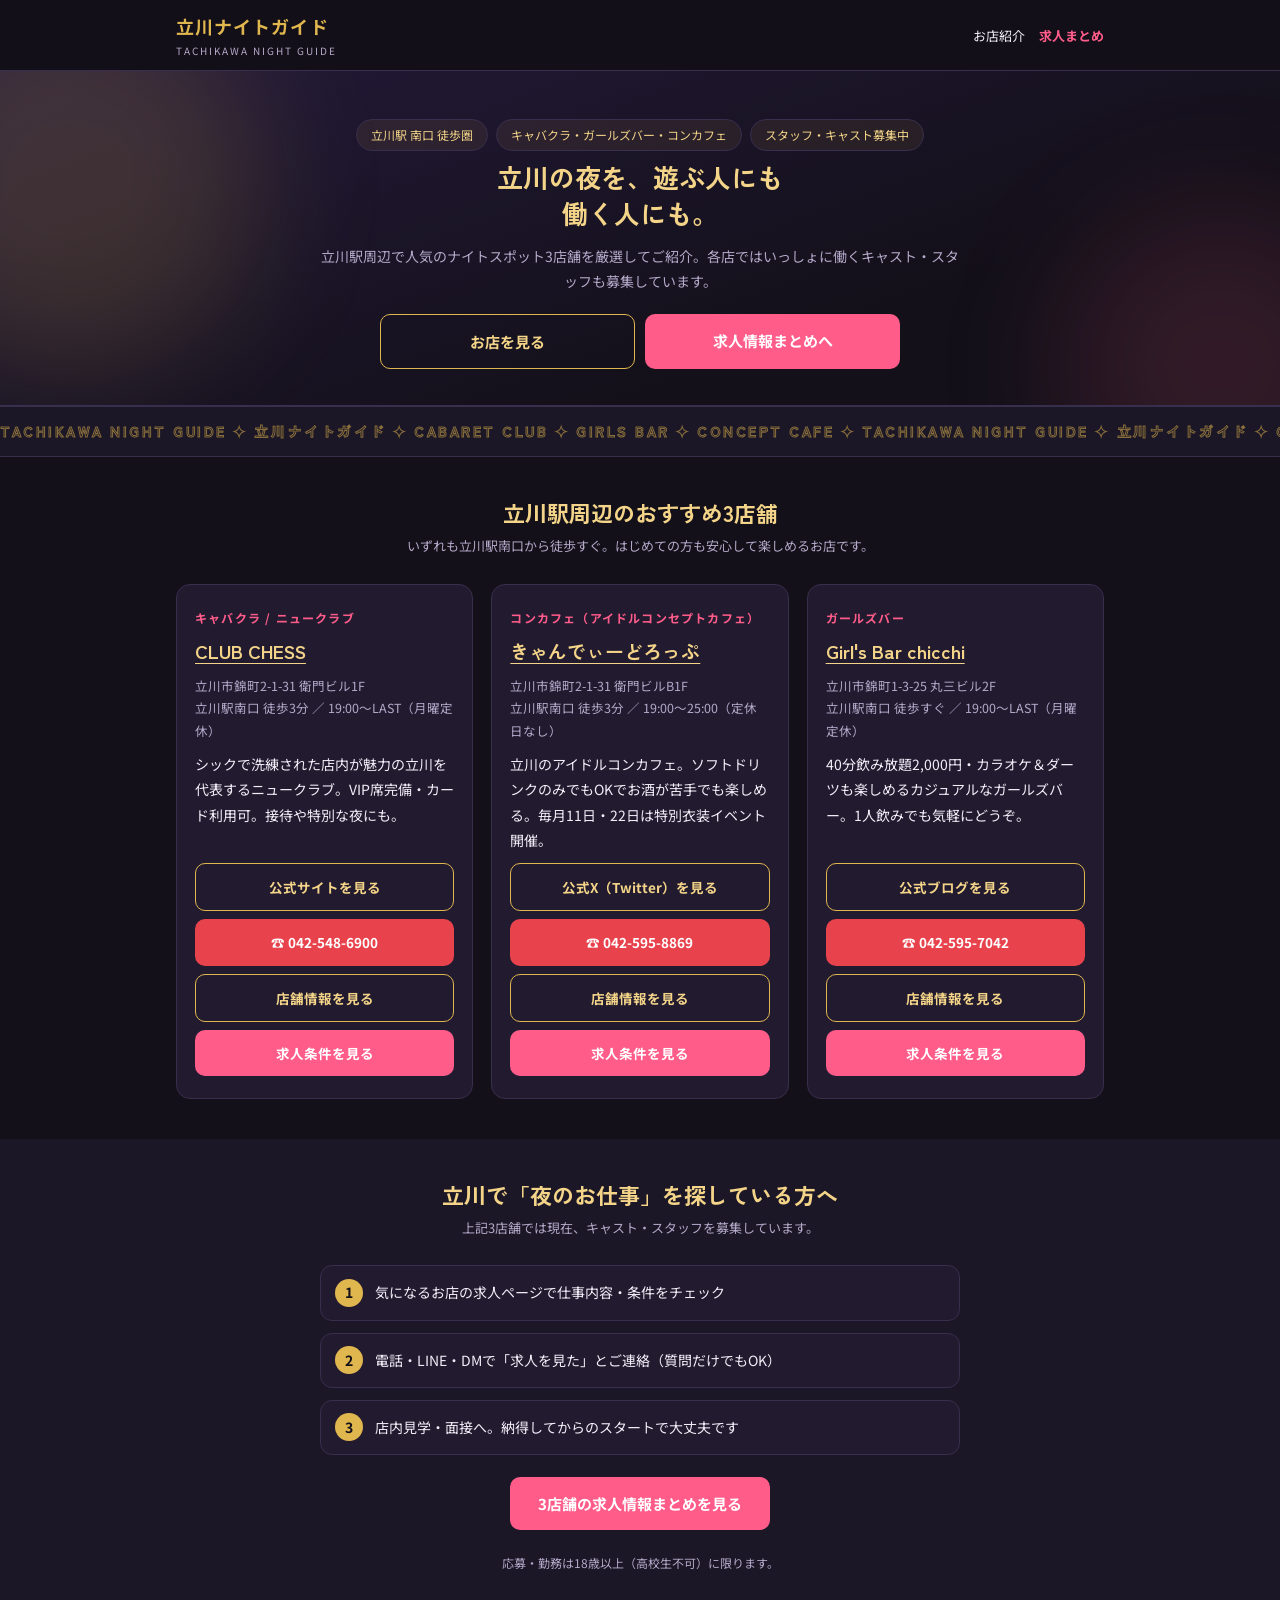
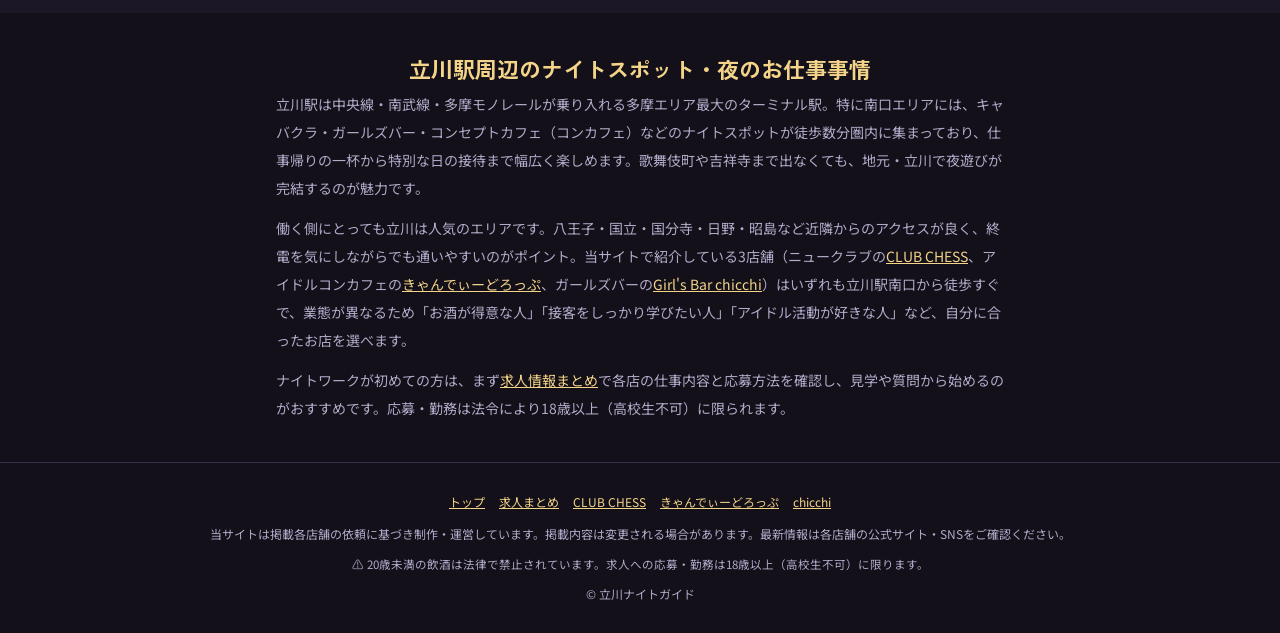
<file: index.html>
﻿<!DOCTYPE html>
<html lang="ja">
<head>
<meta charset="UTF-8">
<meta name="viewport" content="width=device-width, initial-scale=1.0">
<title>立川ナイトガイド｜立川駅周辺のキャバクラ・ガールズバー・コンカフェ紹介＆スタッフ募集</title>
<meta name="description" content="立川駅南口徒歩圏のキャバクラ・ガールズバー・コンカフェ3店舗（CLUB CHESS・きゃんでぃーどろっぷ・Girl's Bar chicchi）を紹介。各店のキャスト・スタッフ募集情報もまとめて掲載。18歳以上（高校生不可）。">
<link rel="canonical" href="https://tachikawa-night.jp/">
<link rel="icon" type="image/png" sizes="32x32" href="assets/favicon-32.png">
<link rel="apple-touch-icon" href="assets/apple-touch-icon.png">
<meta property="og:type" content="website">
<meta property="og:site_name" content="立川ナイトガイド">
<meta property="og:title" content="立川ナイトガイド｜立川駅周辺のキャバクラ・ガールズバー・コンカフェ紹介＆スタッフ募集">
<meta property="og:description" content="立川駅南口徒歩圏の3店舗を紹介。キャスト・スタッフ募集情報もまとめて掲載。18歳以上（高校生不可）。">
<meta property="og:url" content="https://tachikawa-night.jp/">
<meta property="og:image" content="https://tachikawa-night.jp/assets/ogp.png">
<meta name="twitter:card" content="summary_large_image">
<script type="application/ld+json">
{
  "@context": "https://schema.org",
  "@type": "WebSite",
  "name": "立川ナイトガイド",
  "url": "https://tachikawa-night.jp/",
  "description": "立川駅周辺のキャバクラ・ガールズバー・コンカフェの紹介と求人情報まとめ"
}
</script>
<link rel="preconnect" href="https://fonts.googleapis.com">
<link rel="preconnect" href="https://fonts.gstatic.com" crossorigin>
<link href="https://fonts.googleapis.com/css2?family=Zen+Kaku+Gothic+New:wght@500;700&family=Noto+Sans+JP:wght@400;500;700&display=swap" rel="stylesheet">
<link rel="stylesheet" href="assets/style.css">
</head>
<body>

<header class="site-header">
  <div class="wrap">
    <a class="brand" href="index.html">立川ナイトガイド<small>TACHIKAWA NIGHT GUIDE</small></a>
    <nav class="gnav">
      <a href="#stores">お店紹介</a>
      <a class="jobs" href="jobs.html">求人まとめ</a>
    </nav>
  </div>
</header>

<div class="hero">
  <div class="wrap">
    <div class="badges">
      <span class="badge">立川駅 南口 徒歩圏</span>
      <span class="badge">キャバクラ・ガールズバー・コンカフェ</span>
      <span class="badge">スタッフ・キャスト募集中</span>
    </div>
    <h1>立川の夜を、遊ぶ人にも<br>働く人にも。</h1>
    <p>立川駅周辺で人気のナイトスポット3店舗を厳選してご紹介。各店ではいっしょに働くキャスト・スタッフも募集しています。</p>
    <div class="btn-row" style="max-width:520px;margin:0 auto;">
      <a class="btn btn-ghost" href="#stores">お店を見る</a>
      <a class="btn btn-jobs" href="jobs.html">求人情報まとめへ</a>
    </div>
  </div>
</div>

<section id="stores">
  <div class="wrap">
    <h2 class="sec-title">立川駅周辺のおすすめ3店舗</h2>
    <p class="sec-lead">いずれも立川駅南口から徒歩すぐ。はじめての方も安心して楽しめるお店です。</p>
    <div class="stores">

      <div class="store-card">
        <span class="type">キャバクラ / ニュークラブ</span>
        <h3><a href="chess.html">CLUB CHESS</a></h3>
        <p class="meta">立川市錦町2-1-31 衛門ビル1F<br>立川駅南口 徒歩3分 ／ 19:00〜LAST（月曜定休）</p>
        <p class="desc">シックで洗練された店内が魅力の立川を代表するニュークラブ。VIP席完備・カード利用可。接待や特別な夜にも。</p>
        <div class="links">
          <a class="btn btn-ghost" href="https://club-chess.com/" target="_blank" rel="noopener">公式サイトを見る</a>
          <a class="btn btn-tel" href="tel:0425486900">☎ 042-548-6900</a>
          <a class="btn btn-ghost" href="chess.html">店舗情報を見る</a>
          <a class="btn btn-jobs" href="chess.html#recruit">求人条件を見る</a>
        </div>
      </div>

      <div class="store-card">
        <span class="type">コンカフェ（アイドルコンセプトカフェ）</span>
        <h3><a href="candydrop.html">きゃんでぃーどろっぷ</a></h3>
        <p class="meta">立川市錦町2-1-31 衛門ビルB1F<br>立川駅南口 徒歩3分 ／ 19:00〜25:00（定休日なし）</p>
        <p class="desc">立川のアイドルコンカフェ。ソフトドリンクのみでもOKでお酒が苦手でも楽しめる。毎月11日・22日は特別衣装イベント開催。</p>
        <div class="links">
          <a class="btn btn-ghost" href="https://x.com/candydrop2023" target="_blank" rel="noopener">公式X（Twitter）を見る</a>
          <a class="btn btn-tel" href="tel:0425958869">☎ 042-595-8869</a>
          <a class="btn btn-ghost" href="candydrop.html">店舗情報を見る</a>
          <a class="btn btn-jobs" href="candydrop.html#recruit">求人条件を見る</a>
        </div>
      </div>

      <div class="store-card">
        <span class="type">ガールズバー</span>
        <h3><a href="chicchi.html">Girl's Bar chicchi</a></h3>
        <p class="meta">立川市錦町1-3-25 丸三ビル2F<br>立川駅南口 徒歩すぐ ／ 19:00〜LAST（月曜定休）</p>
        <p class="desc">40分飲み放題2,000円・カラオケ＆ダーツも楽しめるカジュアルなガールズバー。1人飲みでも気軽にどうぞ。</p>
        <div class="links">
          <a class="btn btn-ghost" href="https://bar-chicchi.blogspot.com/" target="_blank" rel="noopener">公式ブログを見る</a>
          <a class="btn btn-tel" href="tel:0425957042">☎ 042-595-7042</a>
          <a class="btn btn-ghost" href="chicchi.html">店舗情報を見る</a>
          <a class="btn btn-jobs" href="chicchi.html#recruit">求人条件を見る</a>
        </div>
      </div>

    </div>
  </div>
</section>

<section style="background:var(--bg2);">
  <div class="wrap">
    <h2 class="sec-title">立川で「夜のお仕事」を探している方へ</h2>
    <p class="sec-lead">上記3店舗では現在、キャスト・スタッフを募集しています。</p>
    <div style="max-width:640px;margin:0 auto;">
      <ul class="flow">
        <li>気になるお店の求人ページで仕事内容・条件をチェック</li>
        <li>電話・LINE・DMで「求人を見た」とご連絡（質問だけでもOK）</li>
        <li>店内見学・面接へ。納得してからのスタートで大丈夫です</li>
      </ul>
      <div style="text-align:center;margin-top:22px;">
        <a class="btn btn-jobs" href="jobs.html" style="min-width:260px;">3店舗の求人情報まとめを見る</a>
      </div>
      <p class="note" style="text-align:center;margin-top:14px;">応募・勤務は18歳以上（高校生不可）に限ります。</p>
    </div>
  </div>
</section>

<section>
  <div class="wrap" style="max-width:760px;">
    <h2 class="sec-title">立川駅周辺のナイトスポット・夜のお仕事事情</h2>
    <div style="font-size:14px;color:var(--muted);line-height:2;">
      <p style="margin-bottom:12px;">立川駅は中央線・南武線・多摩モノレールが乗り入れる多摩エリア最大のターミナル駅。特に南口エリアには、キャバクラ・ガールズバー・コンセプトカフェ（コンカフェ）などのナイトスポットが徒歩数分圏内に集まっており、仕事帰りの一杯から特別な日の接待まで幅広く楽しめます。歌舞伎町や吉祥寺まで出なくても、地元・立川で夜遊びが完結するのが魅力です。</p>
      <p style="margin-bottom:12px;">働く側にとっても立川は人気のエリアです。八王子・国立・国分寺・日野・昭島など近隣からのアクセスが良く、終電を気にしながらでも通いやすいのがポイント。当サイトで紹介している3店舗（ニュークラブの<a href="chess.html">CLUB CHESS</a>、アイドルコンカフェの<a href="candydrop.html">きゃんでぃーどろっぷ</a>、ガールズバーの<a href="chicchi.html">Girl's Bar chicchi</a>）はいずれも立川駅南口から徒歩すぐで、業態が異なるため「お酒が得意な人」「接客をしっかり学びたい人」「アイドル活動が好きな人」など、自分に合ったお店を選べます。</p>
      <p>ナイトワークが初めての方は、まず<a href="jobs.html">求人情報まとめ</a>で各店の仕事内容と応募方法を確認し、見学や質問から始めるのがおすすめです。応募・勤務は法令により18歳以上（高校生不可）に限られます。</p>
    </div>
  </div>
</section>

<footer class="site-footer">
  <div class="wrap">
    <nav>
      <a href="index.html">トップ</a>
      <a href="jobs.html">求人まとめ</a>
      <a href="chess.html">CLUB CHESS</a>
      <a href="candydrop.html">きゃんでぃーどろっぷ</a>
      <a href="chicchi.html">chicchi</a>
    </nav>
    <p>当サイトは掲載各店舗の依頼に基づき制作・運営しています。掲載内容は変更される場合があります。最新情報は各店舗の公式サイト・SNSをご確認ください。</p>
    <p class="age-note">⚠ 20歳未満の飲酒は法律で禁止されています。求人への応募・勤務は18歳以上（高校生不可）に限ります。</p>
    <p style="margin-top:8px;">© 立川ナイトガイド</p>
  </div>
</footer>

<div class="mobile-bar">
  <a class="btn btn-ghost" href="#stores">お店紹介</a>
  <a class="btn btn-jobs" href="jobs.html">求人まとめ</a>
</div>

<script src="assets/anim.js" defer></script>
</body>
</html>
</file>
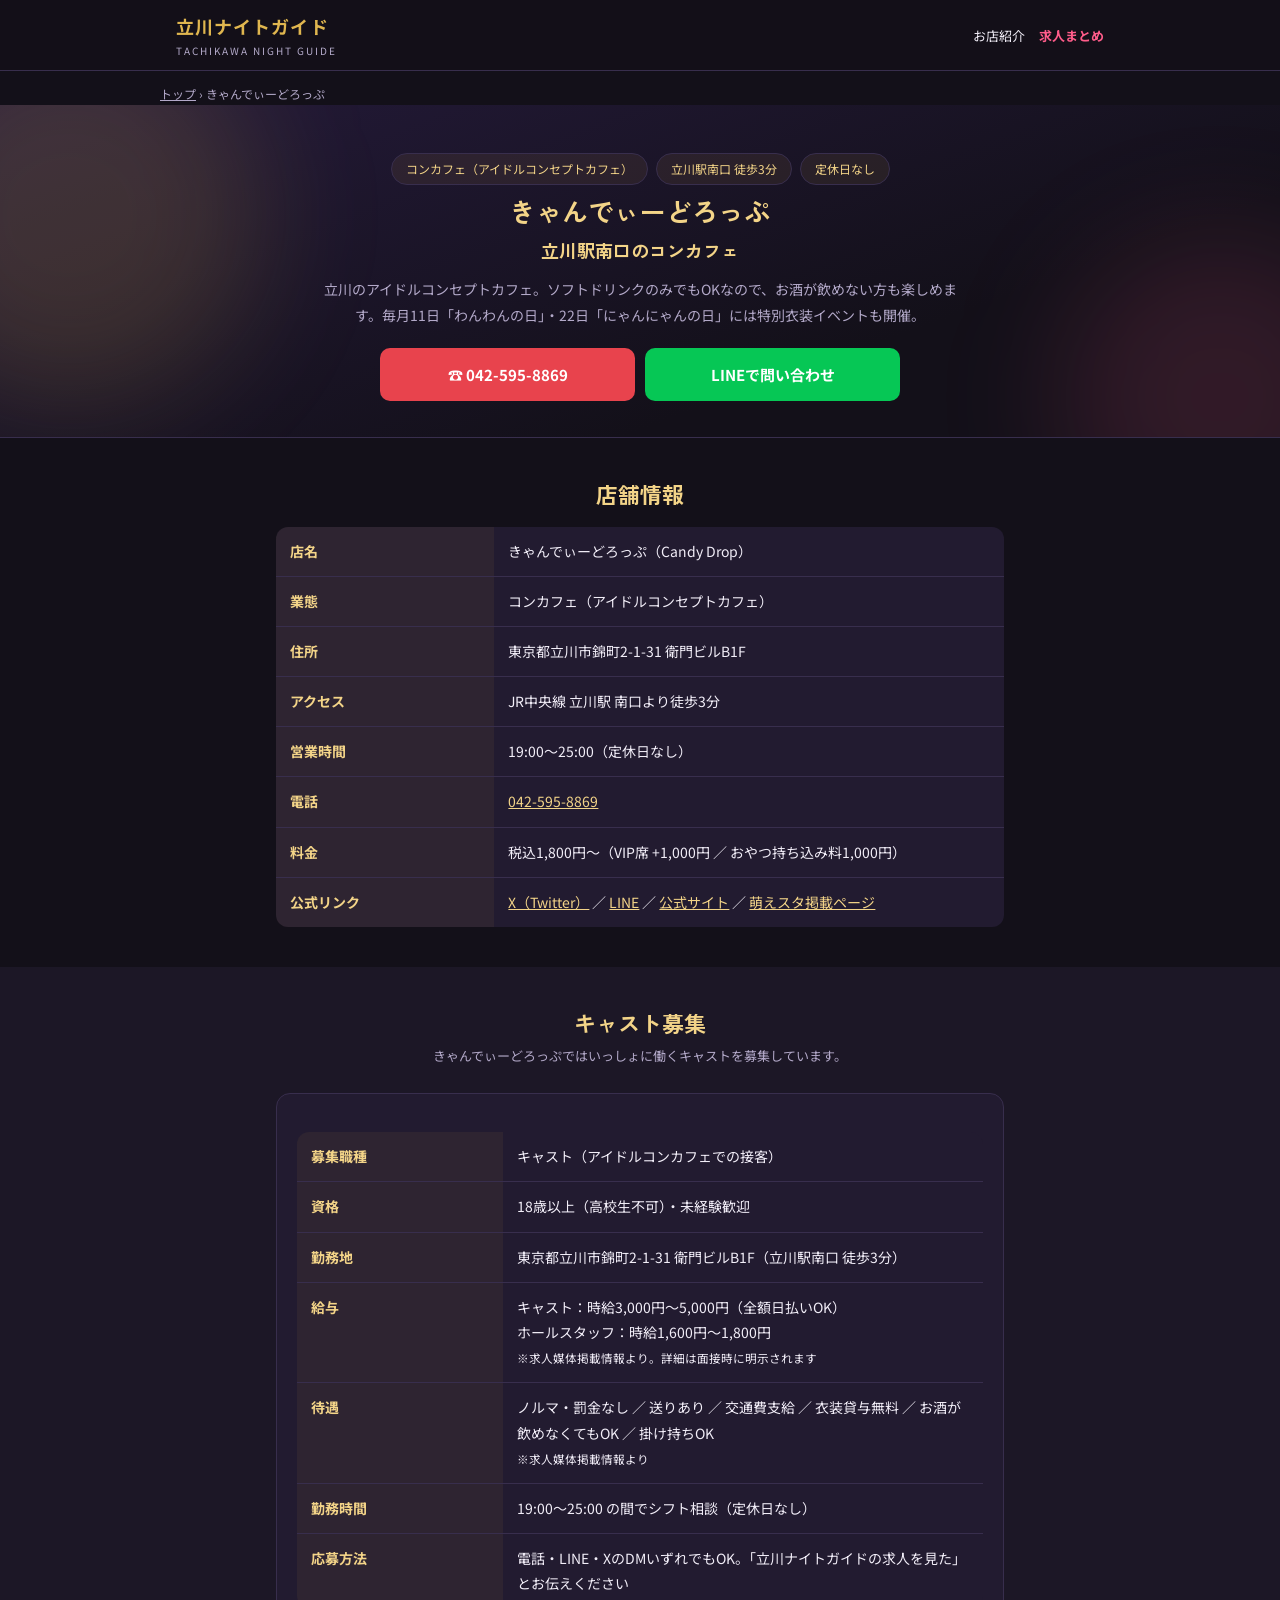
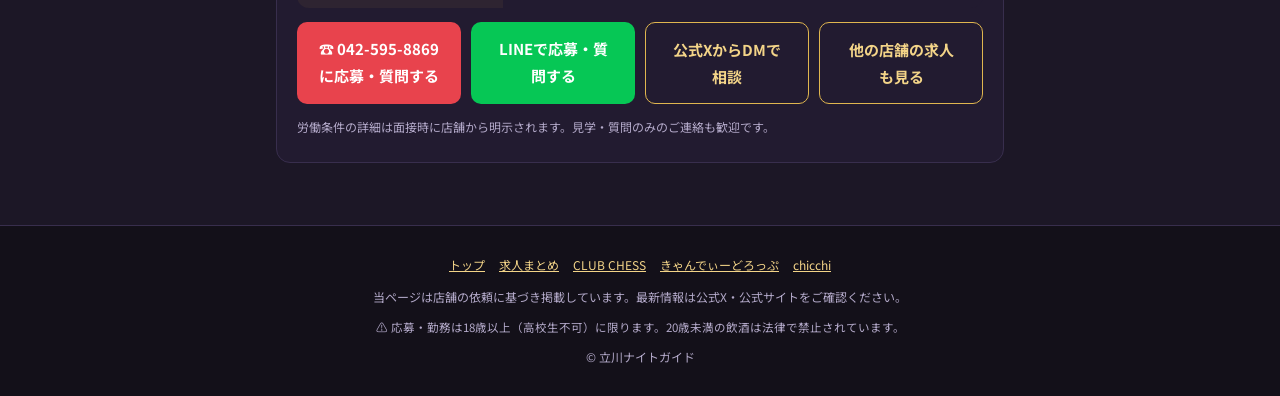
<file: candydrop.html>
﻿<!DOCTYPE html>
<html lang="ja">
<head>
<meta charset="UTF-8">
<meta name="viewport" content="width=device-width, initial-scale=1.0">
<title>きゃんでぃーどろっぷ（立川コンカフェ）紹介＆キャスト募集｜立川ナイトガイド</title>
<meta name="description" content="立川駅南口徒歩3分のアイドルコンセプトカフェ「きゃんでぃーどろっぷ」の店舗紹介とキャスト募集情報。19:00〜25:00・定休日なし。応募は042-595-8869またはLINEへ。18歳以上（高校生不可）。">
<link rel="canonical" href="https://tachikawa-night.jp/candydrop.html">
<link rel="icon" type="image/png" sizes="32x32" href="assets/favicon-32.png">
<link rel="apple-touch-icon" href="assets/apple-touch-icon.png">
<meta property="og:type" content="website">
<meta property="og:site_name" content="立川ナイトガイド">
<meta property="og:title" content="きゃんでぃーどろっぷ（立川コンカフェ）紹介＆キャスト募集">
<meta property="og:description" content="立川駅南口徒歩3分のアイドルコンカフェ。19:00〜25:00・定休日なし。キャスト募集中（18歳以上）。">
<meta property="og:url" content="https://tachikawa-night.jp/candydrop.html">
<meta property="og:image" content="https://tachikawa-night.jp/assets/ogp.png">
<meta name="twitter:card" content="summary_large_image">
<script type="application/ld+json">
{
  "@context": "https://schema.org",
  "@type": "CafeOrCoffeeShop",
  "name": "きゃんでぃーどろっぷ",
  "alternateName": "Candy Drop",
  "description": "立川駅南口徒歩3分のアイドルコンセプトカフェ（コンカフェ）。ソフトドリンクのみでも利用可。税込1,800円〜。",
  "url": "https://candydrop091.base.shop/",
  "sameAs": ["https://x.com/candydrop2023", "https://moe-sta.com/shops/5241"],
  "telephone": "+81-42-595-8869",
  "address": { "@type": "PostalAddress", "streetAddress": "錦町2-1-31 衛門ビルB1F", "addressLocality": "立川市", "addressRegion": "東京都", "postalCode": "190-0022", "addressCountry": "JP" },
  "openingHoursSpecification": { "@type": "OpeningHoursSpecification", "dayOfWeek": ["Monday", "Tuesday", "Wednesday", "Thursday", "Friday", "Saturday", "Sunday"], "opens": "19:00", "closes": "25:00" },
  "priceRange": "¥¥"
}
</script>
<script type="application/ld+json">
{
  "@context": "https://schema.org",
  "@type": "BreadcrumbList",
  "itemListElement": [
    { "@type": "ListItem", "position": 1, "name": "トップ", "item": "https://tachikawa-night.jp/" },
    { "@type": "ListItem", "position": 2, "name": "きゃんでぃーどろっぷ", "item": "https://tachikawa-night.jp/candydrop.html" }
  ]
}
</script>
<link rel="preconnect" href="https://fonts.googleapis.com">
<link rel="preconnect" href="https://fonts.gstatic.com" crossorigin>
<link href="https://fonts.googleapis.com/css2?family=Zen+Kaku+Gothic+New:wght@500;700&family=Noto+Sans+JP:wght@400;500;700&display=swap" rel="stylesheet">
<link rel="stylesheet" href="assets/style.css">
</head>
<body>

<header class="site-header">
  <div class="wrap">
    <a class="brand" href="index.html">立川ナイトガイド<small>TACHIKAWA NIGHT GUIDE</small></a>
    <nav class="gnav">
      <a href="index.html#stores">お店紹介</a>
      <a class="jobs" href="jobs.html">求人まとめ</a>
    </nav>
  </div>
</header>

<div class="wrap crumbs"><a href="index.html">トップ</a> › きゃんでぃーどろっぷ</div>

<div class="hero">
  <div class="wrap">
    <div class="badges">
      <span class="badge">コンカフェ（アイドルコンセプトカフェ）</span>
      <span class="badge">立川駅南口 徒歩3分</span>
      <span class="badge">定休日なし</span>
    </div>
    <h1>きゃんでぃーどろっぷ<br><span class="hero-subtitle">立川駅南口のコンカフェ</span></h1>
    <p>立川のアイドルコンセプトカフェ。ソフトドリンクのみでもOKなので、お酒が飲めない方も楽しめます。毎月11日「わんわんの日」・22日「にゃんにゃんの日」には特別衣装イベントも開催。</p>
    <div class="btn-row" style="max-width:520px;margin:0 auto;">
      <a class="btn btn-tel" href="tel:0425958869">☎ 042-595-8869</a>
      <a class="btn btn-line" href="https://line.me/R/ti/p/@298mneig" target="_blank" rel="noopener">LINEで問い合わせ</a>
    </div>
  </div>
</div>

<section>
  <div class="wrap" style="max-width:760px;">
    <h2 class="sec-title">店舗情報</h2>
    <table class="tbl" style="margin-top:18px;">
      <tr><th>店名</th><td>きゃんでぃーどろっぷ（Candy Drop）</td></tr>
      <tr><th>業態</th><td>コンカフェ（アイドルコンセプトカフェ）</td></tr>
      <tr><th>住所</th><td>東京都立川市錦町2-1-31 衛門ビルB1F</td></tr>
      <tr><th>アクセス</th><td>JR中央線 立川駅 南口より徒歩3分</td></tr>
      <tr><th>営業時間</th><td>19:00〜25:00（定休日なし）</td></tr>
      <tr><th>電話</th><td><a href="tel:0425958869">042-595-8869</a></td></tr>
      <tr><th>料金</th><td>税込1,800円〜（VIP席 +1,000円 ／ おやつ持ち込み料1,000円）</td></tr>
      <tr><th>公式リンク</th><td>
        <a href="https://x.com/candydrop2023" target="_blank" rel="noopener">X（Twitter）</a> ／
        <a href="https://line.me/R/ti/p/@298mneig" target="_blank" rel="noopener">LINE</a> ／
        <a href="https://candydrop091.base.shop/" target="_blank" rel="noopener">公式サイト</a> ／
        <a href="https://moe-sta.com/shops/5241" target="_blank" rel="noopener">萌えスタ掲載ページ</a>
      </td></tr>
    </table>
  </div>
</section>

<section style="background:var(--bg2);" id="recruit">
  <div class="wrap" style="max-width:760px;">
    <h2 class="sec-title">キャスト募集</h2>
    <p class="sec-lead">きゃんでぃーどろっぷではいっしょに働くキャストを募集しています。</p>
    <div class="job-card">
      <table class="tbl">
        <tr><th>募集職種</th><td>キャスト（アイドルコンカフェでの接客）</td></tr>
        <tr><th>資格</th><td>18歳以上（高校生不可）・未経験歓迎</td></tr>
        <tr><th>勤務地</th><td>東京都立川市錦町2-1-31 衛門ビルB1F（立川駅南口 徒歩3分）</td></tr>
        <tr><th>給与</th><td>キャスト：時給3,000円〜5,000円（全額日払いOK）<br>ホールスタッフ：時給1,600円〜1,800円<br><small>※求人媒体掲載情報より。詳細は面接時に明示されます</small></td></tr>
        <tr><th>待遇</th><td>ノルマ・罰金なし ／ 送りあり ／ 交通費支給 ／ 衣装貸与無料 ／ お酒が飲めなくてもOK ／ 掛け持ちOK<br><small>※求人媒体掲載情報より</small></td></tr>
        <tr><th>勤務時間</th><td>19:00〜25:00 の間でシフト相談（定休日なし）</td></tr>
        <tr><th>応募方法</th><td>電話・LINE・XのDMいずれでもOK。「立川ナイトガイドの求人を見た」とお伝えください</td></tr>
      </table>
      <div class="btn-row">
        <a class="btn btn-tel" href="tel:0425958869">☎ 042-595-8869 に応募・質問する</a>
        <a class="btn btn-line" href="https://line.me/R/ti/p/@298mneig" target="_blank" rel="noopener">LINEで応募・質問する</a>
        <a class="btn btn-ghost" href="https://x.com/candydrop2023" target="_blank" rel="noopener">公式XからDMで相談</a>
        <a class="btn btn-ghost" href="jobs.html">他の店舗の求人も見る</a>
      </div>
      <p class="note" style="margin-top:12px;">労働条件の詳細は面接時に店舗から明示されます。見学・質問のみのご連絡も歓迎です。</p>
    </div>
  </div>
</section>

<footer class="site-footer">
  <div class="wrap">
    <nav>
      <a href="index.html">トップ</a>
      <a href="jobs.html">求人まとめ</a>
      <a href="chess.html">CLUB CHESS</a>
      <a href="candydrop.html">きゃんでぃーどろっぷ</a>
      <a href="chicchi.html">chicchi</a>
    </nav>
    <p>当ページは店舗の依頼に基づき掲載しています。最新情報は公式X・公式サイトをご確認ください。</p>
    <p class="age-note">⚠ 応募・勤務は18歳以上（高校生不可）に限ります。20歳未満の飲酒は法律で禁止されています。</p>
    <p style="margin-top:8px;">© 立川ナイトガイド</p>
  </div>
</footer>

<div class="mobile-bar">
  <a class="btn btn-tel" href="tel:0425958869">☎ 電話する</a>
  <a class="btn btn-line" href="https://line.me/R/ti/p/@298mneig" target="_blank" rel="noopener">LINEで連絡</a>
</div>

<script src="assets/anim.js" defer></script>
</body>
</html>
</file>
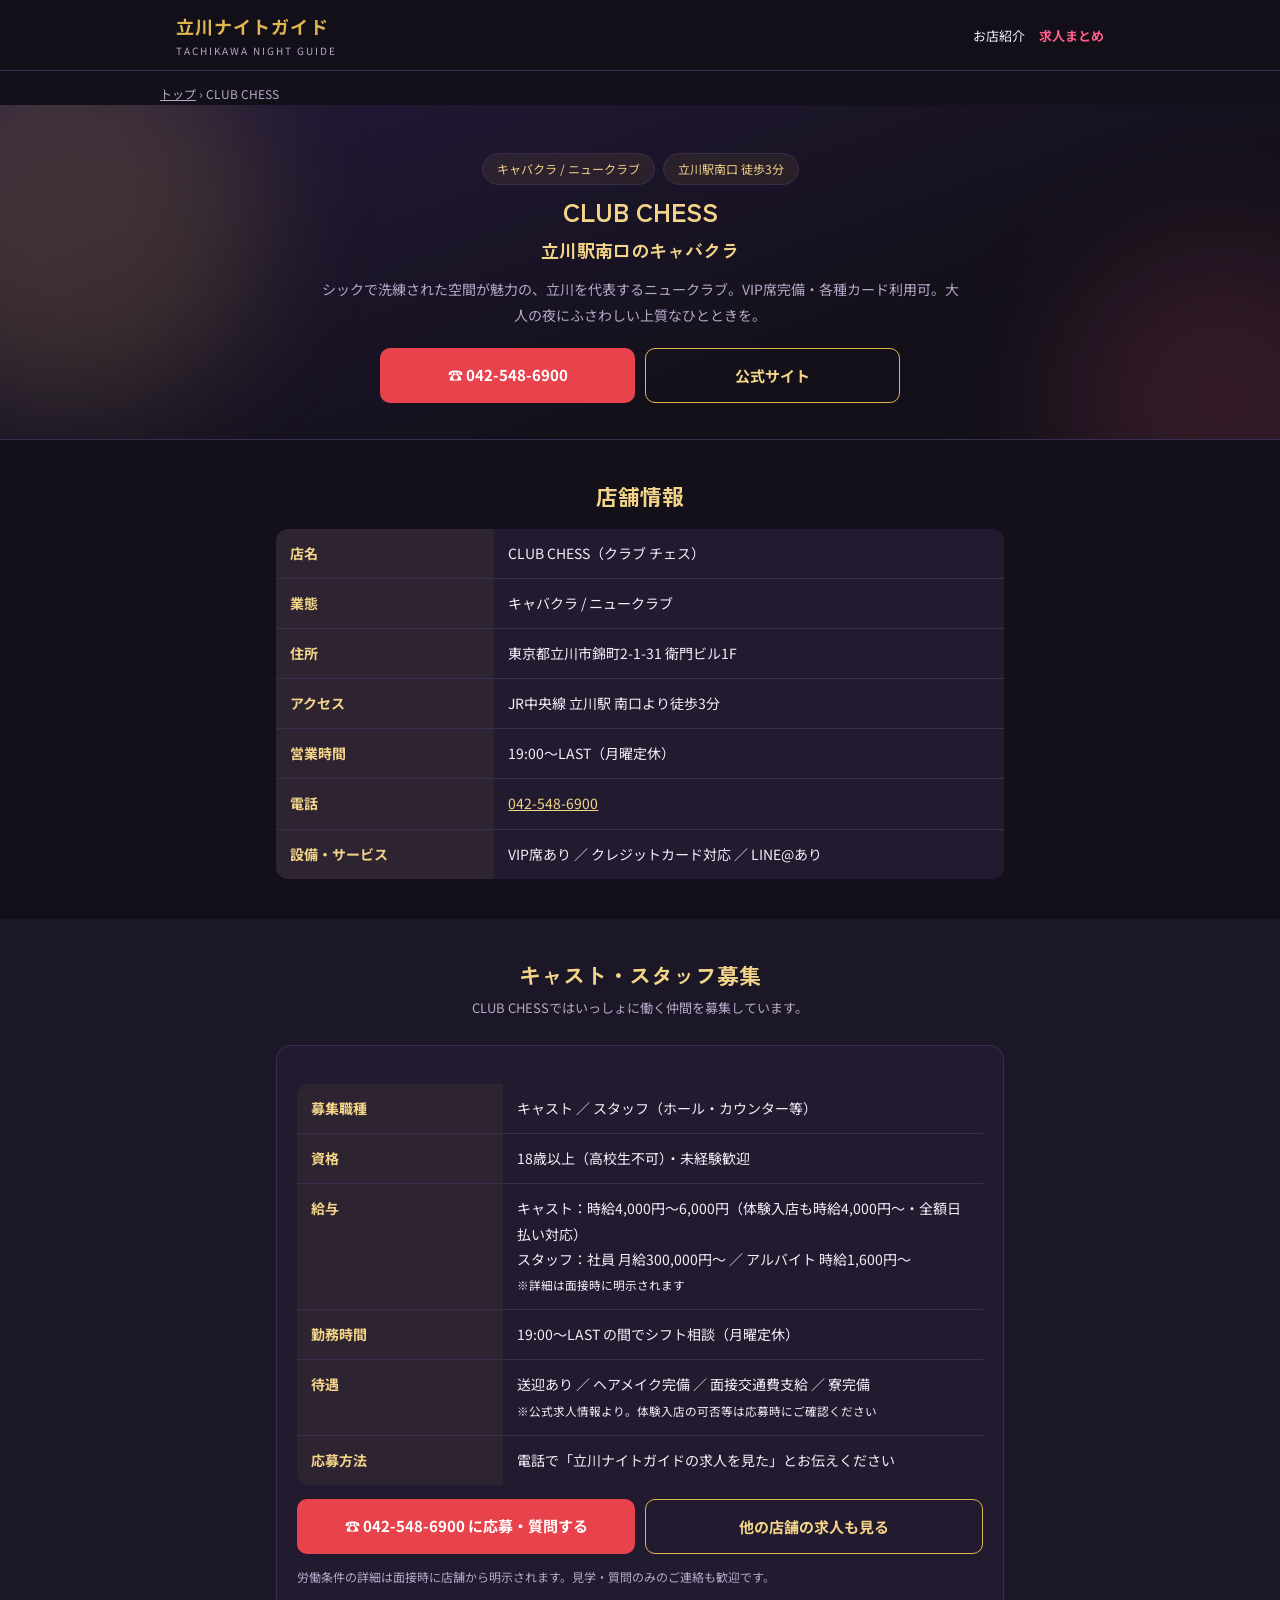
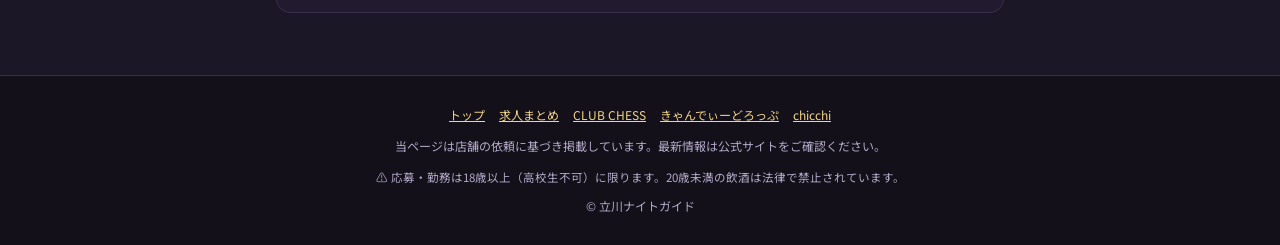
<file: chess.html>
﻿<!DOCTYPE html>
<html lang="ja">
<head>
<meta charset="UTF-8">
<meta name="viewport" content="width=device-width, initial-scale=1.0">
<title>CLUB CHESS（立川キャバクラ）紹介＆キャスト・スタッフ募集｜立川ナイトガイド</title>
<meta name="description" content="立川駅南口徒歩3分のニュークラブ CLUB CHESS の店舗紹介とキャスト・スタッフ募集情報。シックで洗練された店内・VIP席完備。応募は042-548-6900へ。18歳以上（高校生不可）。">
<link rel="canonical" href="https://tachikawa-night.jp/chess.html">
<link rel="icon" type="image/png" sizes="32x32" href="assets/favicon-32.png">
<link rel="apple-touch-icon" href="assets/apple-touch-icon.png">
<meta property="og:type" content="website">
<meta property="og:site_name" content="立川ナイトガイド">
<meta property="og:title" content="CLUB CHESS（立川キャバクラ）紹介＆キャスト・スタッフ募集">
<meta property="og:description" content="立川駅南口徒歩3分のニュークラブ。VIP席完備・カード可。キャスト・スタッフ募集中（18歳以上）。">
<meta property="og:url" content="https://tachikawa-night.jp/chess.html">
<meta property="og:image" content="https://tachikawa-night.jp/assets/ogp.png">
<meta name="twitter:card" content="summary_large_image">
<script type="application/ld+json">
{
  "@context": "https://schema.org",
  "@type": "NightClub",
  "name": "CLUB CHESS",
  "description": "立川駅南口徒歩3分のキャバクラ・ニュークラブ。シックで洗練された店内、VIP席完備、クレジットカード対応。",
  "url": "https://club-chess.com/",
  "telephone": "+81-42-548-6900",
  "address": { "@type": "PostalAddress", "streetAddress": "錦町2-1-31 衛門ビル1F", "addressLocality": "立川市", "addressRegion": "東京都", "postalCode": "190-0022", "addressCountry": "JP" },
  "openingHoursSpecification": { "@type": "OpeningHoursSpecification", "dayOfWeek": ["Tuesday", "Wednesday", "Thursday", "Friday", "Saturday", "Sunday"], "opens": "19:00", "closes": "23:59" },
  "priceRange": "¥¥¥"
}
</script>
<script type="application/ld+json">
{
  "@context": "https://schema.org",
  "@type": "BreadcrumbList",
  "itemListElement": [
    { "@type": "ListItem", "position": 1, "name": "トップ", "item": "https://tachikawa-night.jp/" },
    { "@type": "ListItem", "position": 2, "name": "CLUB CHESS", "item": "https://tachikawa-night.jp/chess.html" }
  ]
}
</script>
<link rel="preconnect" href="https://fonts.googleapis.com">
<link rel="preconnect" href="https://fonts.gstatic.com" crossorigin>
<link href="https://fonts.googleapis.com/css2?family=Zen+Kaku+Gothic+New:wght@500;700&family=Noto+Sans+JP:wght@400;500;700&display=swap" rel="stylesheet">
<link rel="stylesheet" href="assets/style.css">
</head>
<body>

<header class="site-header">
  <div class="wrap">
    <a class="brand" href="index.html">立川ナイトガイド<small>TACHIKAWA NIGHT GUIDE</small></a>
    <nav class="gnav">
      <a href="index.html#stores">お店紹介</a>
      <a class="jobs" href="jobs.html">求人まとめ</a>
    </nav>
  </div>
</header>

<div class="wrap crumbs"><a href="index.html">トップ</a> › CLUB CHESS</div>

<div class="hero">
  <div class="wrap">
    <div class="badges">
      <span class="badge">キャバクラ / ニュークラブ</span>
      <span class="badge">立川駅南口 徒歩3分</span>
    </div>
    <h1>CLUB CHESS<br><span class="hero-subtitle">立川駅南口のキャバクラ</span></h1>
    <p>シックで洗練された空間が魅力の、立川を代表するニュークラブ。VIP席完備・各種カード利用可。大人の夜にふさわしい上質なひとときを。</p>
    <div class="btn-row" style="max-width:520px;margin:0 auto;">
      <a class="btn btn-tel" href="tel:0425486900">☎ 042-548-6900</a>
      <a class="btn btn-ghost" href="https://club-chess.com/" target="_blank" rel="noopener">公式サイト</a>
    </div>
  </div>
</div>

<section>
  <div class="wrap" style="max-width:760px;">
    <h2 class="sec-title">店舗情報</h2>
    <table class="tbl" style="margin-top:18px;">
      <tr><th>店名</th><td>CLUB CHESS（クラブ チェス）</td></tr>
      <tr><th>業態</th><td>キャバクラ / ニュークラブ</td></tr>
      <tr><th>住所</th><td>東京都立川市錦町2-1-31 衛門ビル1F</td></tr>
      <tr><th>アクセス</th><td>JR中央線 立川駅 南口より徒歩3分</td></tr>
      <tr><th>営業時間</th><td>19:00〜LAST（月曜定休）</td></tr>
      <tr><th>電話</th><td><a href="tel:0425486900">042-548-6900</a></td></tr>
      <tr><th>設備・サービス</th><td>VIP席あり ／ クレジットカード対応 ／ LINE@あり</td></tr>
    </table>
  </div>
</section>

<section style="background:var(--bg2);" id="recruit">
  <div class="wrap" style="max-width:760px;">
    <h2 class="sec-title">キャスト・スタッフ募集</h2>
    <p class="sec-lead">CLUB CHESSではいっしょに働く仲間を募集しています。</p>
    <div class="job-card">
      <table class="tbl">
        <tr><th>募集職種</th><td>キャスト ／ スタッフ（ホール・カウンター等）</td></tr>
        <tr><th>資格</th><td>18歳以上（高校生不可）・未経験歓迎</td></tr>
        <tr><th>給与</th><td>キャスト：時給4,000円〜6,000円（体験入店も時給4,000円〜・全額日払い対応）<br>スタッフ：社員 月給300,000円〜 ／ アルバイト 時給1,600円〜<br><small>※詳細は面接時に明示されます</small></td></tr>
        <tr><th>勤務時間</th><td>19:00〜LAST の間でシフト相談（月曜定休）</td></tr>
        <tr><th>待遇</th><td>送迎あり ／ ヘアメイク完備 ／ 面接交通費支給 ／ 寮完備<br><small>※公式求人情報より。体験入店の可否等は応募時にご確認ください</small></td></tr>
        <tr><th>応募方法</th><td>電話で「立川ナイトガイドの求人を見た」とお伝えください</td></tr>
      </table>
      <div class="btn-row">
        <a class="btn btn-tel" href="tel:0425486900">☎ 042-548-6900 に応募・質問する</a>
        <a class="btn btn-ghost" href="jobs.html">他の店舗の求人も見る</a>
      </div>
      <p class="note" style="margin-top:12px;">労働条件の詳細は面接時に店舗から明示されます。見学・質問のみのご連絡も歓迎です。</p>
    </div>
  </div>
</section>

<footer class="site-footer">
  <div class="wrap">
    <nav>
      <a href="index.html">トップ</a>
      <a href="jobs.html">求人まとめ</a>
      <a href="chess.html">CLUB CHESS</a>
      <a href="candydrop.html">きゃんでぃーどろっぷ</a>
      <a href="chicchi.html">chicchi</a>
    </nav>
    <p>当ページは店舗の依頼に基づき掲載しています。最新情報は公式サイトをご確認ください。</p>
    <p class="age-note">⚠ 応募・勤務は18歳以上（高校生不可）に限ります。20歳未満の飲酒は法律で禁止されています。</p>
    <p style="margin-top:8px;">© 立川ナイトガイド</p>
  </div>
</footer>

<div class="mobile-bar">
  <a class="btn btn-tel" href="tel:0425486900">☎ 電話する</a>
  <a class="btn btn-jobs" href="#recruit">求人を見る</a>
</div>

<script src="assets/anim.js" defer></script>
</body>
</html>
</file>
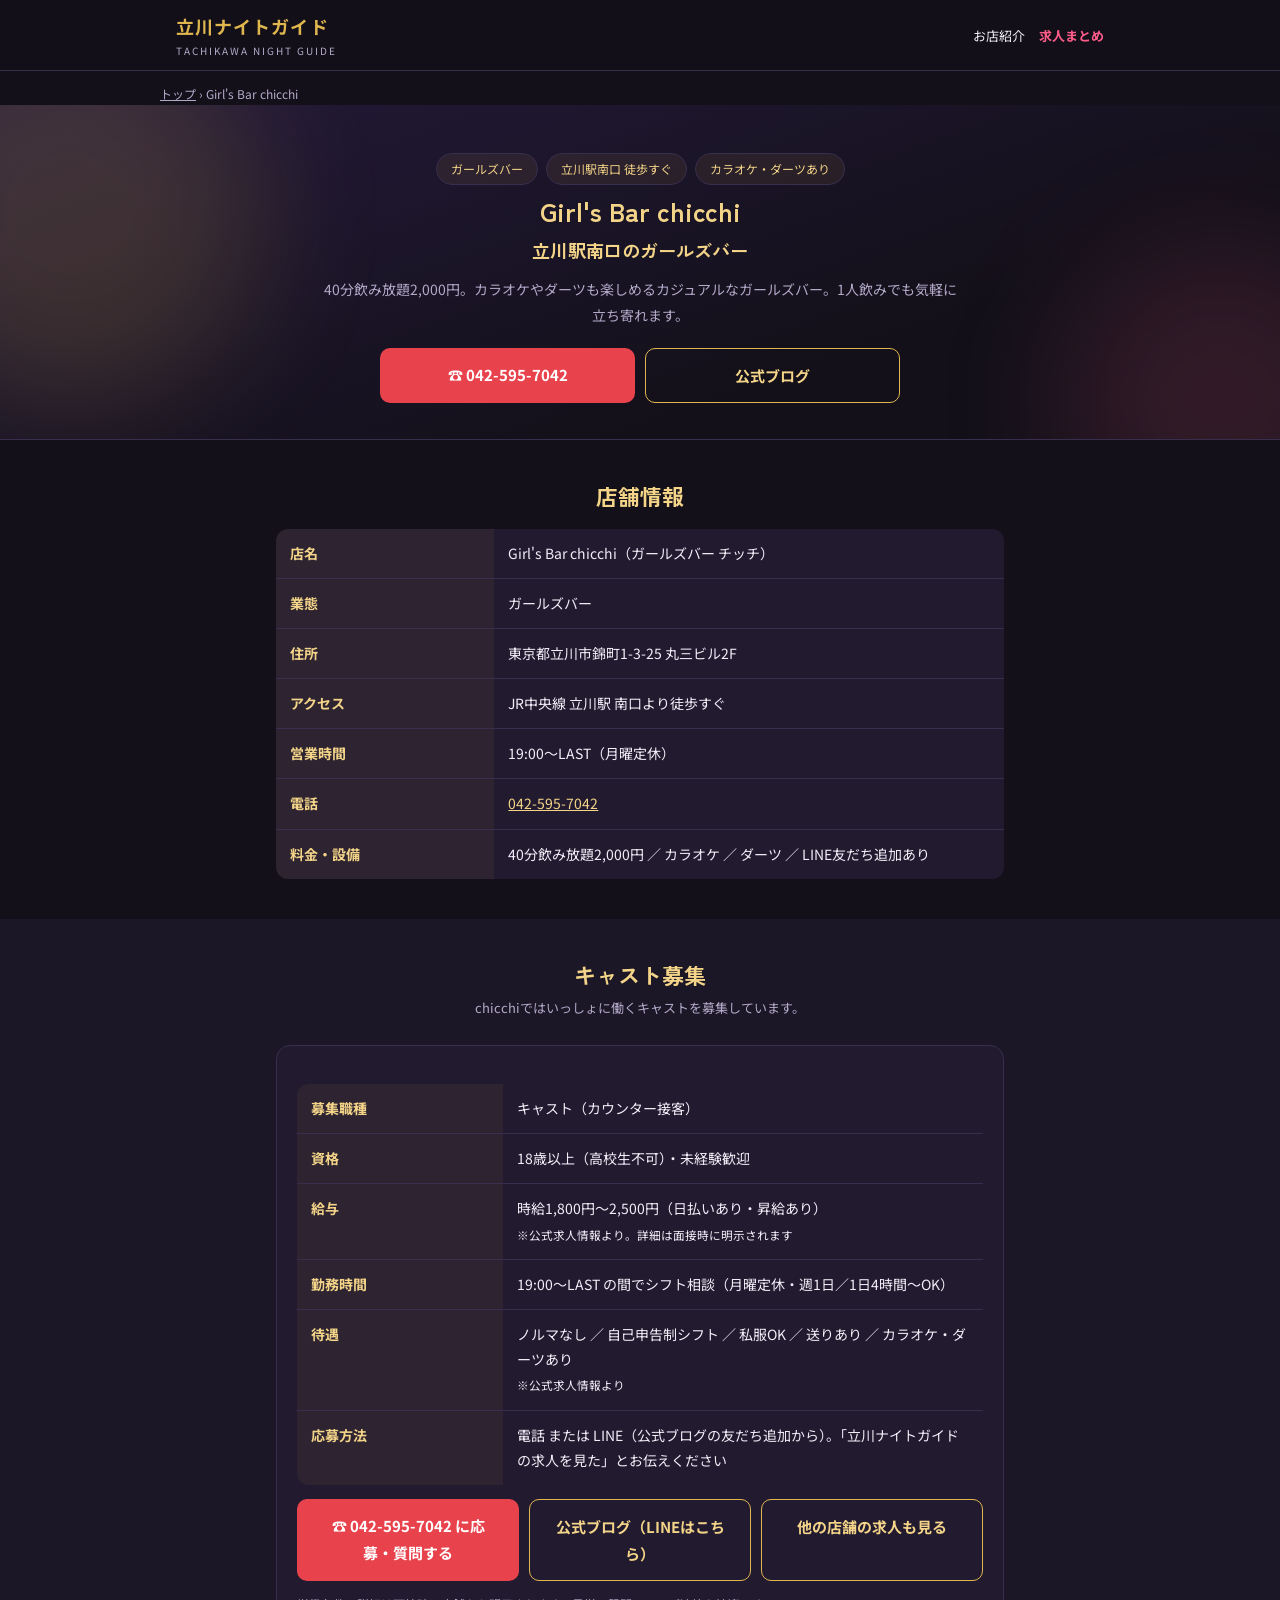
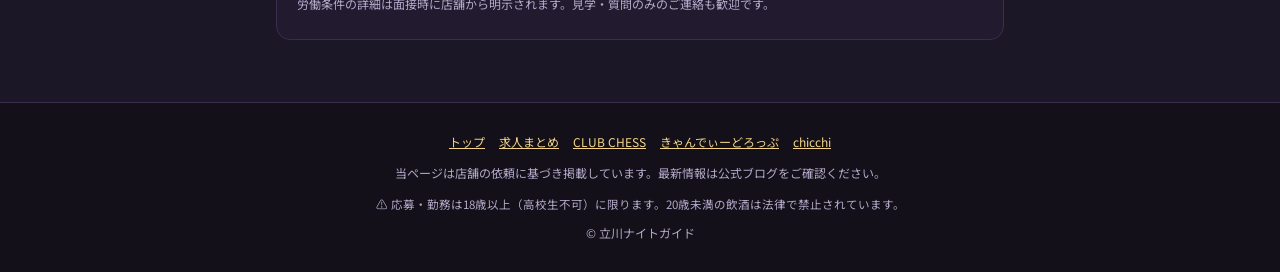
<file: chicchi.html>
﻿<!DOCTYPE html>
<html lang="ja">
<head>
<meta charset="UTF-8">
<meta name="viewport" content="width=device-width, initial-scale=1.0">
<title>Girl's Bar chicchi（立川ガールズバー）紹介＆キャスト募集｜立川ナイトガイド</title>
<meta name="description" content="立川駅南口徒歩すぐのガールズバー chicchi（チッチ）の店舗紹介とキャスト募集情報。40分飲み放題2,000円・カラオケ＆ダーツあり。応募は042-595-7042へ。18歳以上（高校生不可）。">
<link rel="canonical" href="https://tachikawa-night.jp/chicchi.html">
<link rel="icon" type="image/png" sizes="32x32" href="assets/favicon-32.png">
<link rel="apple-touch-icon" href="assets/apple-touch-icon.png">
<meta property="og:type" content="website">
<meta property="og:site_name" content="立川ナイトガイド">
<meta property="og:title" content="Girl's Bar chicchi（立川ガールズバー）紹介＆キャスト募集">
<meta property="og:description" content="立川駅南口徒歩すぐ。40分飲み放題2,000円・カラオケ＆ダーツあり。キャスト募集中（18歳以上）。">
<meta property="og:url" content="https://tachikawa-night.jp/chicchi.html">
<meta property="og:image" content="https://tachikawa-night.jp/assets/ogp.png">
<meta name="twitter:card" content="summary_large_image">
<script type="application/ld+json">
{
  "@context": "https://schema.org",
  "@type": "BarOrPub",
  "name": "Girl's Bar chicchi",
  "alternateName": "ガールズバー チッチ",
  "description": "立川駅南口徒歩すぐのガールズバー。40分飲み放題2,000円、カラオケ・ダーツあり。",
  "url": "https://bar-chicchi.blogspot.com/",
  "telephone": "+81-42-595-7042",
  "address": { "@type": "PostalAddress", "streetAddress": "錦町1-3-25 丸三ビル2F", "addressLocality": "立川市", "addressRegion": "東京都", "postalCode": "190-0022", "addressCountry": "JP" },
  "openingHoursSpecification": { "@type": "OpeningHoursSpecification", "dayOfWeek": ["Tuesday", "Wednesday", "Thursday", "Friday", "Saturday", "Sunday"], "opens": "19:00", "closes": "23:59" },
  "priceRange": "¥¥"
}
</script>
<script type="application/ld+json">
{
  "@context": "https://schema.org",
  "@type": "BreadcrumbList",
  "itemListElement": [
    { "@type": "ListItem", "position": 1, "name": "トップ", "item": "https://tachikawa-night.jp/" },
    { "@type": "ListItem", "position": 2, "name": "Girl's Bar chicchi", "item": "https://tachikawa-night.jp/chicchi.html" }
  ]
}
</script>
<link rel="preconnect" href="https://fonts.googleapis.com">
<link rel="preconnect" href="https://fonts.gstatic.com" crossorigin>
<link href="https://fonts.googleapis.com/css2?family=Zen+Kaku+Gothic+New:wght@500;700&family=Noto+Sans+JP:wght@400;500;700&display=swap" rel="stylesheet">
<link rel="stylesheet" href="assets/style.css">
</head>
<body>

<header class="site-header">
  <div class="wrap">
    <a class="brand" href="index.html">立川ナイトガイド<small>TACHIKAWA NIGHT GUIDE</small></a>
    <nav class="gnav">
      <a href="index.html#stores">お店紹介</a>
      <a class="jobs" href="jobs.html">求人まとめ</a>
    </nav>
  </div>
</header>

<div class="wrap crumbs"><a href="index.html">トップ</a> › Girl's Bar chicchi</div>

<div class="hero">
  <div class="wrap">
    <div class="badges">
      <span class="badge">ガールズバー</span>
      <span class="badge">立川駅南口 徒歩すぐ</span>
      <span class="badge">カラオケ・ダーツあり</span>
    </div>
    <h1>Girl's Bar chicchi<br><span class="hero-subtitle">立川駅南口のガールズバー</span></h1>
    <p>40分飲み放題2,000円。カラオケやダーツも楽しめるカジュアルなガールズバー。1人飲みでも気軽に立ち寄れます。</p>
    <div class="btn-row" style="max-width:520px;margin:0 auto;">
      <a class="btn btn-tel" href="tel:0425957042">☎ 042-595-7042</a>
      <a class="btn btn-ghost" href="https://bar-chicchi.blogspot.com/" target="_blank" rel="noopener">公式ブログ</a>
    </div>
  </div>
</div>

<section>
  <div class="wrap" style="max-width:760px;">
    <h2 class="sec-title">店舗情報</h2>
    <table class="tbl" style="margin-top:18px;">
      <tr><th>店名</th><td>Girl's Bar chicchi（ガールズバー チッチ）</td></tr>
      <tr><th>業態</th><td>ガールズバー</td></tr>
      <tr><th>住所</th><td>東京都立川市錦町1-3-25 丸三ビル2F</td></tr>
      <tr><th>アクセス</th><td>JR中央線 立川駅 南口より徒歩すぐ</td></tr>
      <tr><th>営業時間</th><td>19:00〜LAST（月曜定休）</td></tr>
      <tr><th>電話</th><td><a href="tel:0425957042">042-595-7042</a></td></tr>
      <tr><th>料金・設備</th><td>40分飲み放題2,000円 ／ カラオケ ／ ダーツ ／ LINE友だち追加あり</td></tr>
    </table>
  </div>
</section>

<section style="background:var(--bg2);" id="recruit">
  <div class="wrap" style="max-width:760px;">
    <h2 class="sec-title">キャスト募集</h2>
    <p class="sec-lead">chicchiではいっしょに働くキャストを募集しています。</p>
    <div class="job-card">
      <table class="tbl">
        <tr><th>募集職種</th><td>キャスト（カウンター接客）</td></tr>
        <tr><th>資格</th><td>18歳以上（高校生不可）・未経験歓迎</td></tr>
        <tr><th>給与</th><td>時給1,800円〜2,500円（日払いあり・昇給あり）<br><small>※公式求人情報より。詳細は面接時に明示されます</small></td></tr>
        <tr><th>勤務時間</th><td>19:00〜LAST の間でシフト相談（月曜定休・週1日／1日4時間〜OK）</td></tr>
        <tr><th>待遇</th><td>ノルマなし ／ 自己申告制シフト ／ 私服OK ／ 送りあり ／ カラオケ・ダーツあり<br><small>※公式求人情報より</small></td></tr>
        <tr><th>応募方法</th><td>電話 または LINE（公式ブログの友だち追加から）。「立川ナイトガイドの求人を見た」とお伝えください</td></tr>
      </table>
      <div class="btn-row">
        <a class="btn btn-tel" href="tel:0425957042">☎ 042-595-7042 に応募・質問する</a>
        <a class="btn btn-ghost" href="https://bar-chicchi.blogspot.com/" target="_blank" rel="noopener">公式ブログ（LINEはこちら）</a>
        <a class="btn btn-ghost" href="jobs.html">他の店舗の求人も見る</a>
      </div>
      <p class="note" style="margin-top:12px;">労働条件の詳細は面接時に店舗から明示されます。見学・質問のみのご連絡も歓迎です。</p>
    </div>
  </div>
</section>

<footer class="site-footer">
  <div class="wrap">
    <nav>
      <a href="index.html">トップ</a>
      <a href="jobs.html">求人まとめ</a>
      <a href="chess.html">CLUB CHESS</a>
      <a href="candydrop.html">きゃんでぃーどろっぷ</a>
      <a href="chicchi.html">chicchi</a>
    </nav>
    <p>当ページは店舗の依頼に基づき掲載しています。最新情報は公式ブログをご確認ください。</p>
    <p class="age-note">⚠ 応募・勤務は18歳以上（高校生不可）に限ります。20歳未満の飲酒は法律で禁止されています。</p>
    <p style="margin-top:8px;">© 立川ナイトガイド</p>
  </div>
</footer>

<div class="mobile-bar">
  <a class="btn btn-tel" href="tel:0425957042">☎ 電話する</a>
  <a class="btn btn-jobs" href="#recruit">求人を見る</a>
</div>

<script src="assets/anim.js" defer></script>
</body>
</html>
</file>
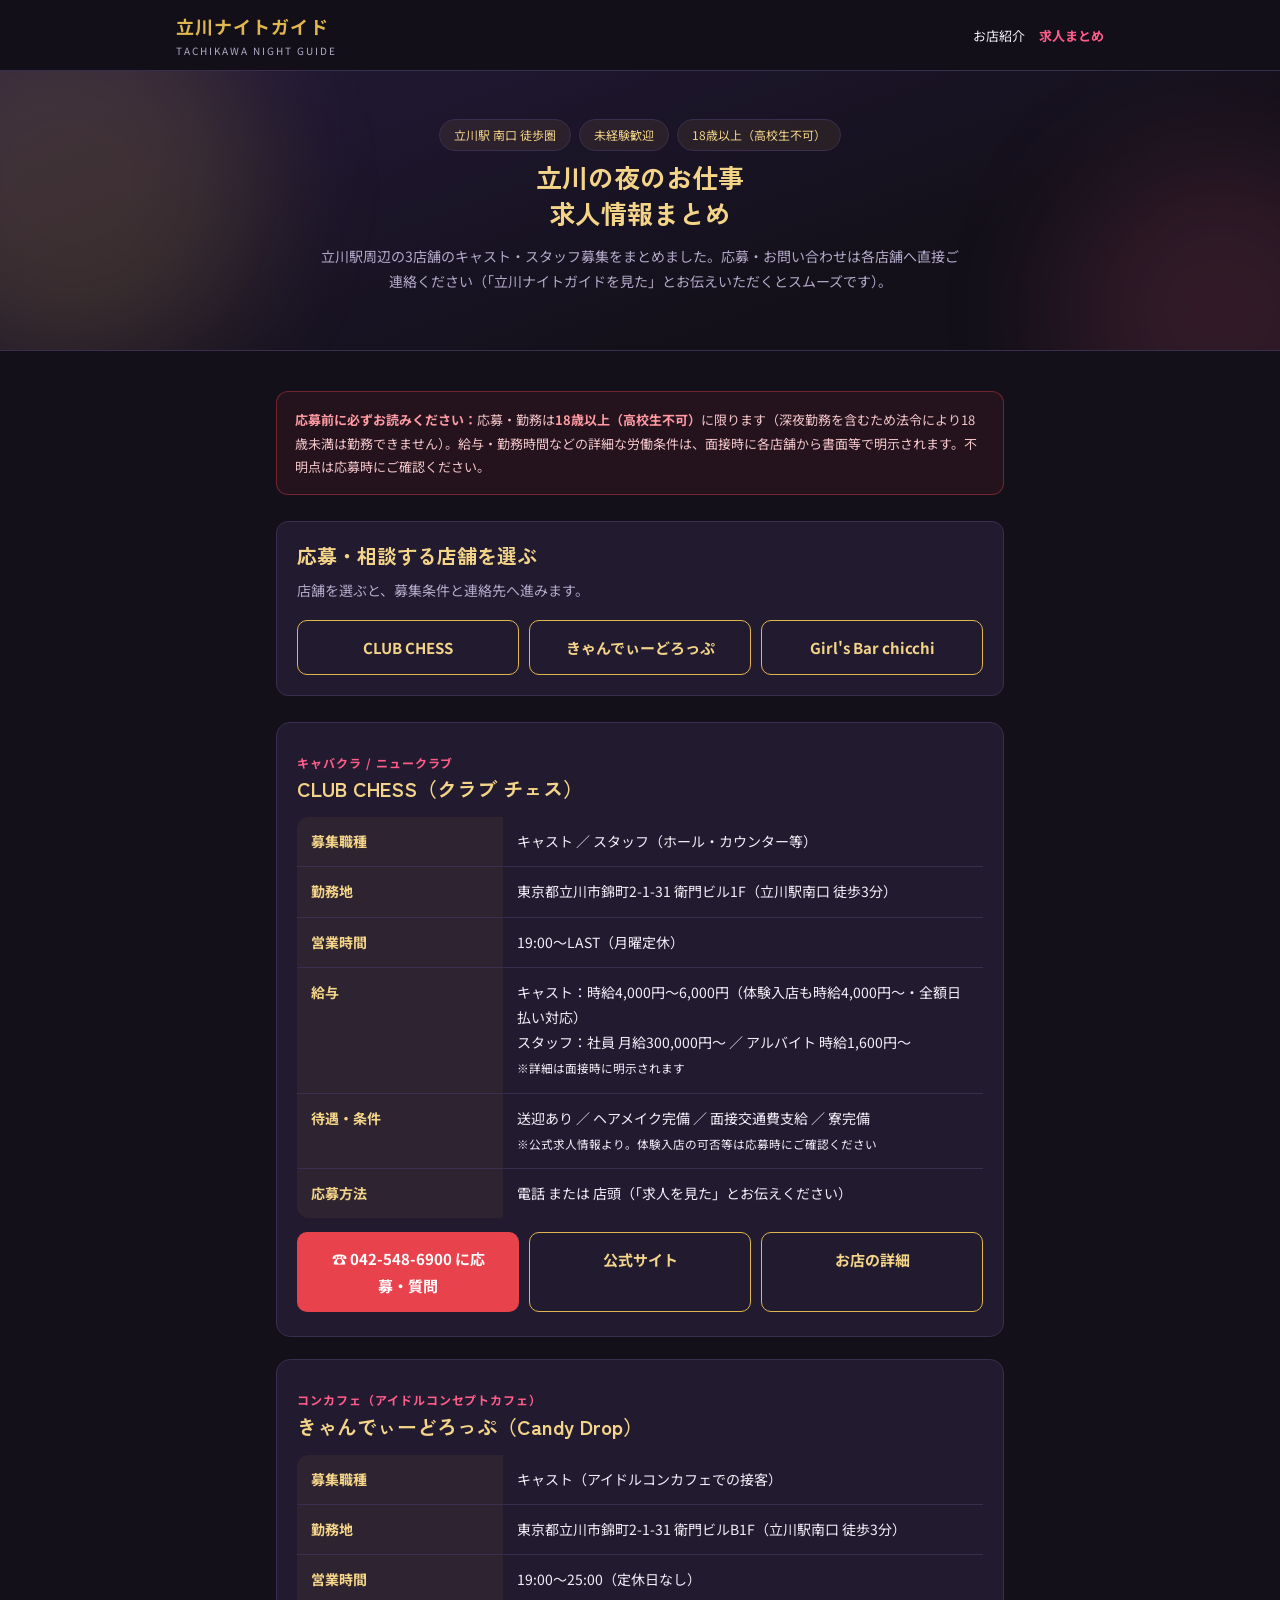
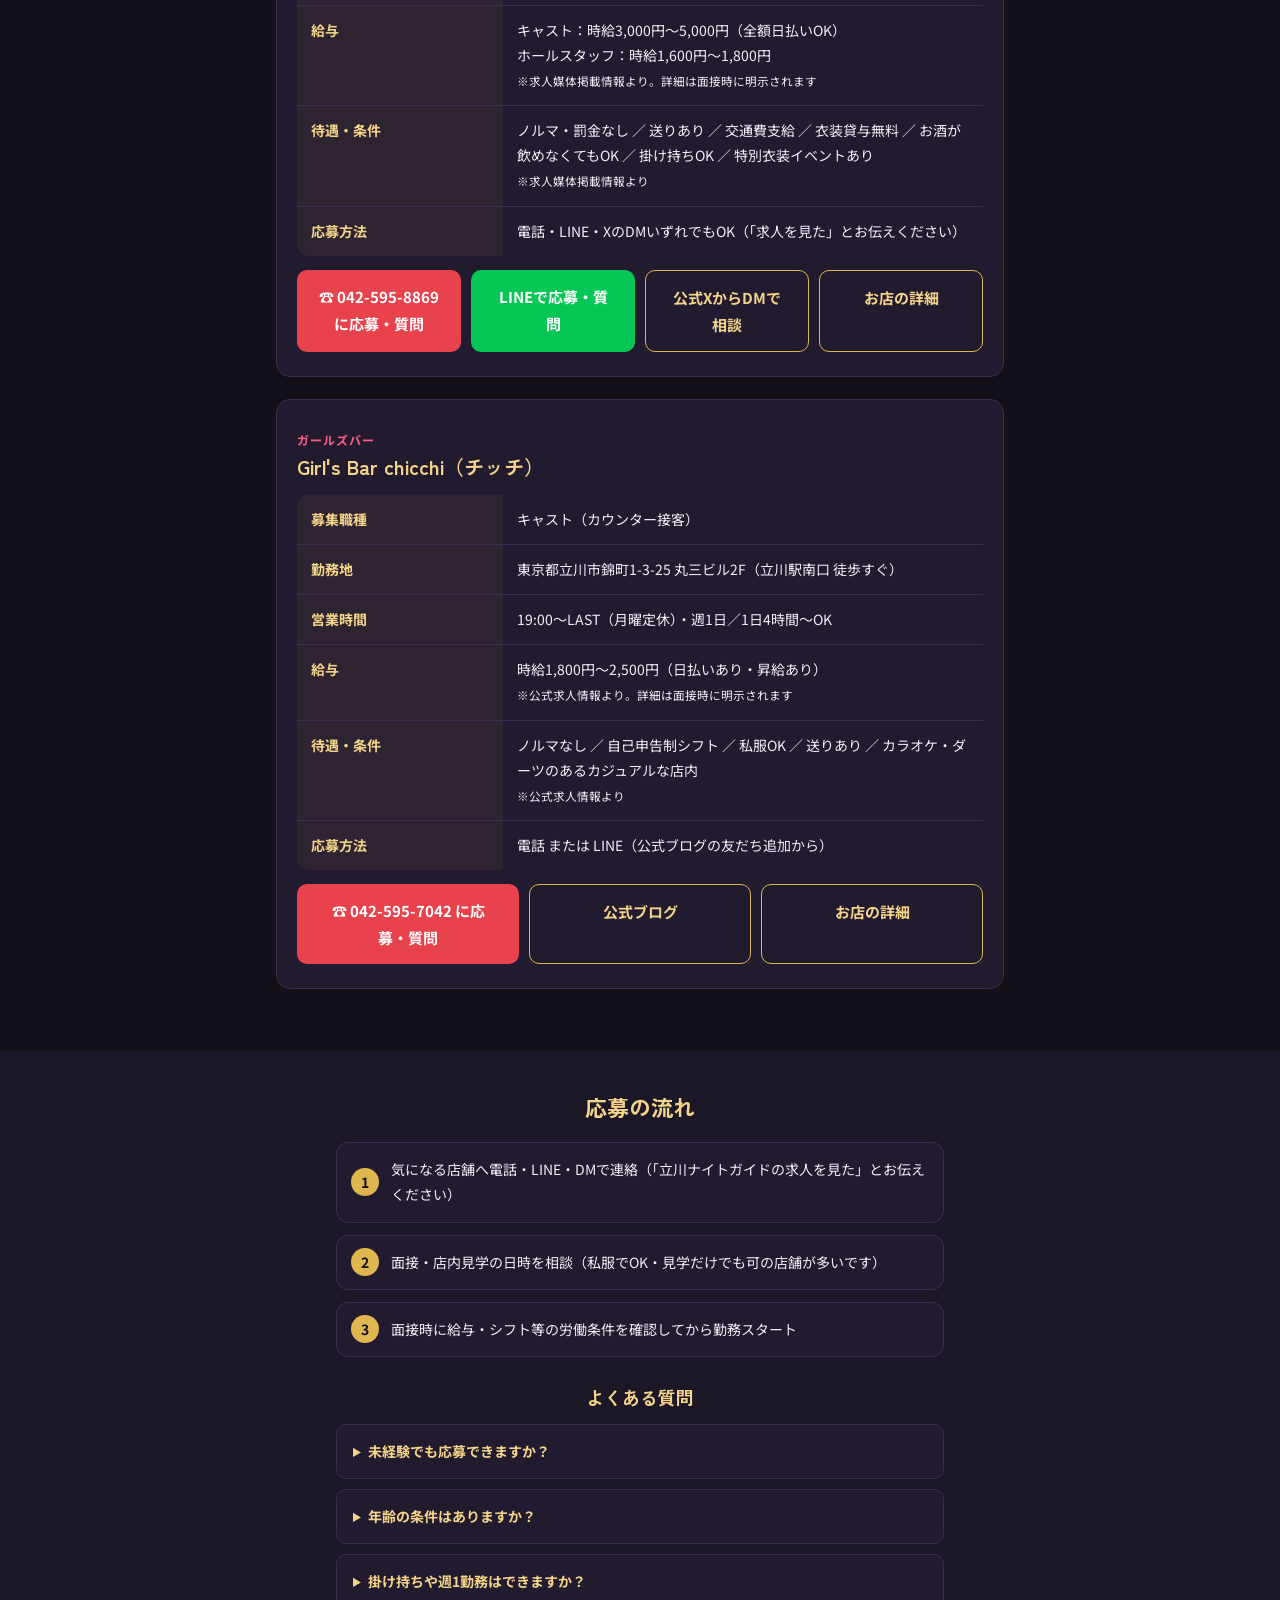
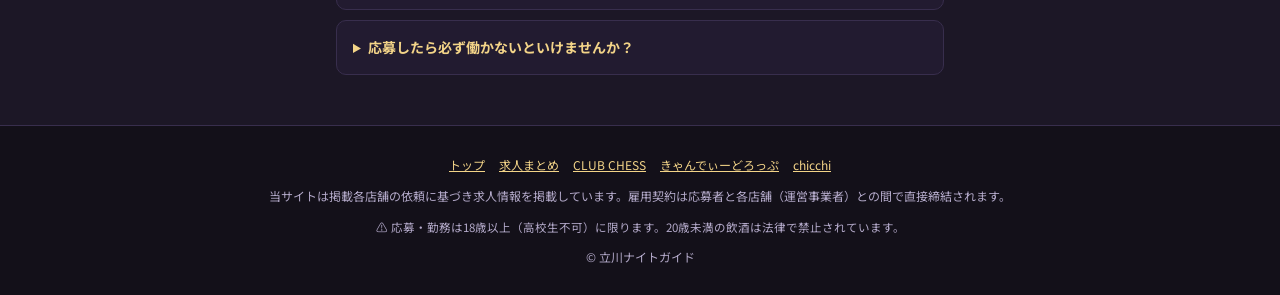
<file: jobs.html>
﻿<!DOCTYPE html>
<html lang="ja">
<head>
<meta charset="UTF-8">
<meta name="viewport" content="width=device-width, initial-scale=1.0">
<title>立川の夜のお仕事 求人まとめ｜キャバクラ・ガールズバー・コンカフェ3店舗（18歳以上）</title>
<meta name="description" content="立川駅南口徒歩圏のキャバクラ・ガールズバー・コンカフェ3店舗（CLUB CHESS・きゃんでぃーどろっぷ・Girl's Bar chicchi）のキャスト・スタッフ募集情報まとめ。未経験歓迎・18歳以上（高校生不可）。応募は各店へ直接どうぞ。">
<link rel="canonical" href="https://tachikawa-night.jp/jobs.html">
<link rel="icon" type="image/png" sizes="32x32" href="assets/favicon-32.png">
<link rel="apple-touch-icon" href="assets/apple-touch-icon.png">
<meta property="og:type" content="website">
<meta property="og:site_name" content="立川ナイトガイド">
<meta property="og:title" content="立川の夜のお仕事 求人まとめ｜キャバクラ・ガールズバー・コンカフェ3店舗">
<meta property="og:description" content="立川駅南口徒歩圏の3店舗のキャスト・スタッフ募集情報まとめ。未経験歓迎・18歳以上（高校生不可）。">
<meta property="og:url" content="https://tachikawa-night.jp/jobs.html">
<meta property="og:image" content="https://tachikawa-night.jp/assets/ogp.png">
<meta name="twitter:card" content="summary_large_image">
<script type="application/ld+json">
{
  "@context": "https://schema.org",
  "@type": "FAQPage",
  "mainEntity": [
    { "@type": "Question", "name": "未経験でも応募できますか？", "acceptedAnswer": { "@type": "Answer", "text": "3店舗とも未経験の方の応募が可能です。仕事内容や不安な点は面接・見学時に遠慮なくご確認ください。" } },
    { "@type": "Question", "name": "年齢の条件はありますか？", "acceptedAnswer": { "@type": "Answer", "text": "深夜勤務を含むため、法令により18歳以上（高校生不可）の方のみ応募できます。面接時に年齢確認書類の提示が必要です。" } },
    { "@type": "Question", "name": "掛け持ちや週1勤務はできますか？", "acceptedAnswer": { "@type": "Answer", "text": "シフトの柔軟性は店舗により異なります。応募時に希望の働き方をお伝えのうえご確認ください。" } },
    { "@type": "Question", "name": "応募したら必ず働かないといけませんか？", "acceptedAnswer": { "@type": "Answer", "text": "いいえ。面接や見学で仕事内容・条件を確認し、納得してから決めていただけます。" } }
  ]
}
</script>
<link rel="preconnect" href="https://fonts.googleapis.com">
<link rel="preconnect" href="https://fonts.gstatic.com" crossorigin>
<link href="https://fonts.googleapis.com/css2?family=Zen+Kaku+Gothic+New:wght@500;700&family=Noto+Sans+JP:wght@400;500;700&display=swap" rel="stylesheet">
<link rel="stylesheet" href="assets/style.css">
</head>
<body>

<header class="site-header">
  <div class="wrap">
    <a class="brand" href="index.html">立川ナイトガイド<small>TACHIKAWA NIGHT GUIDE</small></a>
    <nav class="gnav">
      <a href="index.html#stores">お店紹介</a>
      <a class="jobs" href="jobs.html">求人まとめ</a>
    </nav>
  </div>
</header>

<div class="hero">
  <div class="wrap">
    <div class="badges">
      <span class="badge">立川駅 南口 徒歩圏</span>
      <span class="badge">未経験歓迎</span>
      <span class="badge">18歳以上（高校生不可）</span>
    </div>
    <h1>立川の夜のお仕事<br>求人情報まとめ</h1>
    <p>立川駅周辺の3店舗のキャスト・スタッフ募集をまとめました。応募・お問い合わせは各店舗へ直接ご連絡ください（「立川ナイトガイドを見た」とお伝えいただくとスムーズです）。</p>
  </div>
</div>

<section>
  <div class="wrap" style="max-width:760px;">

    <div class="notice" style="margin-bottom:26px;">
      <strong>応募前に必ずお読みください：</strong>応募・勤務は<strong>18歳以上（高校生不可）</strong>に限ります（深夜勤務を含むため法令により18歳未満は勤務できません）。給与・勤務時間などの詳細な労働条件は、面接時に各店舗から書面等で明示されます。不明点は応募時にご確認ください。
    </div>

    <nav class="job-picker" id="choose-store" aria-labelledby="choose-store-title">
      <h2 id="choose-store-title">応募・相談する店舗を選ぶ</h2>
      <p>店舗を選ぶと、募集条件と連絡先へ進みます。</p>
      <div class="btn-row">
        <a class="btn btn-ghost" href="#chess">CLUB CHESS</a>
        <a class="btn btn-ghost" href="#candydrop">きゃんでぃーどろっぷ</a>
        <a class="btn btn-ghost" href="#chicchi">Girl's Bar chicchi</a>
      </div>
    </nav>

    <!-- CLUB CHESS -->
    <div class="job-card" id="chess">
      <span class="type">キャバクラ / ニュークラブ</span>
      <h2>CLUB CHESS（クラブ チェス）</h2>
      <table class="tbl">
        <tr><th>募集職種</th><td>キャスト ／ スタッフ（ホール・カウンター等）</td></tr>
        <tr><th>勤務地</th><td>東京都立川市錦町2-1-31 衛門ビル1F（立川駅南口 徒歩3分）</td></tr>
        <tr><th>営業時間</th><td>19:00〜LAST（月曜定休）</td></tr>
        <tr><th>給与</th><td>キャスト：時給4,000円〜6,000円（体験入店も時給4,000円〜・全額日払い対応）<br>スタッフ：社員 月給300,000円〜 ／ アルバイト 時給1,600円〜<br><small>※詳細は面接時に明示されます</small></td></tr>
        <tr><th>待遇・条件</th><td>送迎あり ／ ヘアメイク完備 ／ 面接交通費支給 ／ 寮完備<br><small>※公式求人情報より。体験入店の可否等は応募時にご確認ください</small></td></tr>
        <tr><th>応募方法</th><td>電話 または 店頭（「求人を見た」とお伝えください）</td></tr>
      </table>
      <div class="btn-row">
        <a class="btn btn-tel" href="tel:0425486900">☎ 042-548-6900 に応募・質問</a>
        <a class="btn btn-ghost" href="https://club-chess.com/" target="_blank" rel="noopener">公式サイト</a>
        <a class="btn btn-ghost" href="chess.html">お店の詳細</a>
      </div>
    </div>

    <!-- きゃんでぃーどろっぷ -->
    <div class="job-card" id="candydrop">
      <span class="type">コンカフェ（アイドルコンセプトカフェ）</span>
      <h2>きゃんでぃーどろっぷ（Candy Drop）</h2>
      <table class="tbl">
        <tr><th>募集職種</th><td>キャスト（アイドルコンカフェでの接客）</td></tr>
        <tr><th>勤務地</th><td>東京都立川市錦町2-1-31 衛門ビルB1F（立川駅南口 徒歩3分）</td></tr>
        <tr><th>営業時間</th><td>19:00〜25:00（定休日なし）</td></tr>
        <tr><th>給与</th><td>キャスト：時給3,000円〜5,000円（全額日払いOK）<br>ホールスタッフ：時給1,600円〜1,800円<br><small>※求人媒体掲載情報より。詳細は面接時に明示されます</small></td></tr>
        <tr><th>待遇・条件</th><td>ノルマ・罰金なし ／ 送りあり ／ 交通費支給 ／ 衣装貸与無料 ／ お酒が飲めなくてもOK ／ 掛け持ちOK ／ 特別衣装イベントあり<br><small>※求人媒体掲載情報より</small></td></tr>
        <tr><th>応募方法</th><td>電話・LINE・XのDMいずれでもOK（「求人を見た」とお伝えください）</td></tr>
      </table>
      <div class="btn-row">
        <a class="btn btn-tel" href="tel:0425958869">☎ 042-595-8869 に応募・質問</a>
        <a class="btn btn-line" href="https://line.me/R/ti/p/@298mneig" target="_blank" rel="noopener">LINEで応募・質問</a>
        <a class="btn btn-ghost" href="https://x.com/candydrop2023" target="_blank" rel="noopener">公式XからDMで相談</a>
        <a class="btn btn-ghost" href="candydrop.html">お店の詳細</a>
      </div>
    </div>

    <!-- chicchi -->
    <div class="job-card" id="chicchi">
      <span class="type">ガールズバー</span>
      <h2>Girl's Bar chicchi（チッチ）</h2>
      <table class="tbl">
        <tr><th>募集職種</th><td>キャスト（カウンター接客）</td></tr>
        <tr><th>勤務地</th><td>東京都立川市錦町1-3-25 丸三ビル2F（立川駅南口 徒歩すぐ）</td></tr>
        <tr><th>営業時間</th><td>19:00〜LAST（月曜定休）・週1日／1日4時間〜OK</td></tr>
        <tr><th>給与</th><td>時給1,800円〜2,500円（日払いあり・昇給あり）<br><small>※公式求人情報より。詳細は面接時に明示されます</small></td></tr>
        <tr><th>待遇・条件</th><td>ノルマなし ／ 自己申告制シフト ／ 私服OK ／ 送りあり ／ カラオケ・ダーツのあるカジュアルな店内<br><small>※公式求人情報より</small></td></tr>
        <tr><th>応募方法</th><td>電話 または LINE（公式ブログの友だち追加から）</td></tr>
      </table>
      <div class="btn-row">
        <a class="btn btn-tel" href="tel:0425957042">☎ 042-595-7042 に応募・質問</a>
        <a class="btn btn-ghost" href="https://bar-chicchi.blogspot.com/" target="_blank" rel="noopener">公式ブログ</a>
        <a class="btn btn-ghost" href="chicchi.html">お店の詳細</a>
      </div>
    </div>

  </div>
</section>

<section style="background:var(--bg2);">
  <div class="wrap" style="max-width:640px;">
    <h2 class="sec-title">応募の流れ</h2>
    <ul class="flow" style="margin-top:20px;">
      <li>気になる店舗へ電話・LINE・DMで連絡（「立川ナイトガイドの求人を見た」とお伝えください）</li>
      <li>面接・店内見学の日時を相談（私服でOK・見学だけでも可の店舗が多いです）</li>
      <li>面接時に給与・シフト等の労働条件を確認してから勤務スタート</li>
    </ul>
    <div class="faq" style="margin-top:28px;">
      <h2 class="sec-title" style="font-size:18px;margin-bottom:14px;">よくある質問</h2>
      <details>
        <summary>未経験でも応募できますか？</summary>
        <p>3店舗とも未経験の方の応募が可能です。仕事内容や不安な点は面接・見学時に遠慮なくご確認ください。</p>
      </details>
      <details>
        <summary>年齢の条件はありますか？</summary>
        <p>深夜勤務を含むため、法令により18歳以上（高校生不可）の方のみ応募できます。面接時に年齢確認書類の提示が必要です。</p>
      </details>
      <details>
        <summary>掛け持ちや週1勤務はできますか？</summary>
        <p>シフトの柔軟性は店舗により異なります。応募時に希望の働き方をお伝えのうえご確認ください。</p>
      </details>
      <details>
        <summary>応募したら必ず働かないといけませんか？</summary>
        <p>いいえ。面接や見学で仕事内容・条件を確認し、納得してから決めていただけます。</p>
      </details>
    </div>
  </div>
</section>

<footer class="site-footer">
  <div class="wrap">
    <nav>
      <a href="index.html">トップ</a>
      <a href="jobs.html">求人まとめ</a>
      <a href="chess.html">CLUB CHESS</a>
      <a href="candydrop.html">きゃんでぃーどろっぷ</a>
      <a href="chicchi.html">chicchi</a>
    </nav>
    <p>当サイトは掲載各店舗の依頼に基づき求人情報を掲載しています。雇用契約は応募者と各店舗（運営事業者）との間で直接締結されます。</p>
    <p class="age-note">⚠ 応募・勤務は18歳以上（高校生不可）に限ります。20歳未満の飲酒は法律で禁止されています。</p>
    <p style="margin-top:8px;">© 立川ナイトガイド</p>
  </div>
</footer>

<div class="mobile-bar">
  <a class="btn btn-jobs" href="#choose-store">応募・相談する店舗を選ぶ</a>
</div>

<script src="assets/anim.js" defer></script>
</body>
</html>
</file>
<file: assets/style.css>
/* 立川ナイトガイド 共通スタイル（モバイル最優先） */
:root {
  --bg: #131019;
  --bg2: #1c1726;
  --card: #221b30;
  --line: #382e4d;
  --text: #f2eef8;
  --muted: #b3a9c9;
  --gold: #e0b64f;
  --gold2: #f3d488;
  --pink: #ff5c8a;
  --green: #06c755;
  --red: #e8434d;
}
* { margin: 0; padding: 0; box-sizing: border-box; }
html { scroll-behavior: smooth; }
body {
  font-family: "Noto Sans JP", "Hiragino Kaku Gothic ProN", sans-serif;
  background: var(--bg);
  color: var(--text);
  line-height: 1.8;
  font-size: 16px;
}
h1, h2, h3 { font-family: "Zen Kaku Gothic New", "Noto Sans JP", sans-serif; line-height: 1.4; }
a { color: var(--gold2); }
img { max-width: 100%; }
.wrap { max-width: 960px; margin: 0 auto; padding: 0 16px; }

/* header */
.site-header { background: rgba(19, 16, 25, .95); border-bottom: 1px solid var(--line); position: sticky; top: 0; z-index: 50; }
.site-header .wrap { display: flex; align-items: center; justify-content: space-between; padding: 10px 16px; }
.brand { font-weight: 700; color: var(--gold); text-decoration: none; font-size: 18px; letter-spacing: .06em; }
.brand small { display: block; font-size: 10px; color: var(--muted); letter-spacing: .2em; font-weight: 400; }
.gnav { display: flex; gap: 14px; font-size: 13px; }
.gnav a { color: var(--text); text-decoration: none; }
.gnav a.jobs { color: var(--pink); font-weight: 700; }

/* hero */
.hero { background: linear-gradient(160deg, #241a3a 0%, #131019 70%); border-bottom: 1px solid var(--line); padding: 48px 0 36px; text-align: center; }
.hero h1 { font-size: 26px; color: var(--gold2); margin-bottom: 12px; }
.hero p { color: var(--muted); font-size: 14px; max-width: 640px; margin: 0 auto 20px; }
.hero .badges { display: flex; gap: 8px; justify-content: center; flex-wrap: wrap; margin-bottom: 8px; }
.badge { display: inline-block; border: 1px solid var(--line); border-radius: 999px; padding: 4px 14px; font-size: 12px; color: var(--gold2); background: rgba(224, 182, 79, .08); }

/* buttons */
.btn { display: inline-block; border-radius: 10px; padding: 13px 22px; font-weight: 700; text-decoration: none; text-align: center; font-size: 15px; }
.btn-tel { background: var(--red); color: #fff; }
.btn-line { background: var(--green); color: #fff; }
.btn-jobs { background: var(--pink); color: #fff; }
.btn-ghost { border: 1px solid var(--gold); color: var(--gold2); background: transparent; }
.btn-row { display: flex; gap: 10px; flex-wrap: wrap; }
.btn-row .btn { flex: 1 1 160px; }

/* sections */
section { padding: 40px 0; }
.sec-title { text-align: center; font-size: 22px; color: var(--gold2); margin-bottom: 6px; }
.sec-lead { text-align: center; color: var(--muted); font-size: 13px; margin-bottom: 26px; }

/* store cards */
.stores { display: grid; grid-template-columns: 1fr; gap: 18px; }
@media (min-width: 760px) { .stores { grid-template-columns: repeat(3, 1fr); } }
.store-card { background: var(--card); border: 1px solid var(--line); border-radius: 14px; padding: 22px 18px; display: flex; flex-direction: column; gap: 10px; }
.store-card .type { font-size: 12px; color: var(--pink); font-weight: 700; letter-spacing: .1em; }
.store-card h3 { font-size: 19px; color: var(--gold2); }
.store-card .meta { font-size: 12.5px; color: var(--muted); }
.store-card .desc { font-size: 14px; }
.store-card .links { margin-top: auto; display: flex; flex-direction: column; gap: 8px; }
.store-card .links .btn { font-size: 13.5px; padding: 11px 10px; }

/* table */
.tbl { width: 100%; border-collapse: collapse; font-size: 14px; background: var(--card); border-radius: 12px; overflow: hidden; }
.tbl th, .tbl td { border-bottom: 1px solid var(--line); padding: 12px 14px; text-align: left; vertical-align: top; }
.tbl th { width: 30%; color: var(--gold2); font-weight: 700; background: rgba(224, 182, 79, .06); }
.tbl tr:last-child th, .tbl tr:last-child td { border-bottom: none; }

/* job card */
.job-card { background: var(--card); border: 1px solid var(--line); border-radius: 14px; padding: 24px 20px; margin-bottom: 22px; }
.job-card h2 { color: var(--gold2); font-size: 20px; margin-bottom: 4px; }
.job-card .type { color: var(--pink); font-size: 12px; font-weight: 700; letter-spacing: .08em; }
.job-card .tbl { margin: 14px 0; }
.pending { color: var(--muted); font-size: 12.5px; }

/* notice */
.notice { background: rgba(232, 67, 77, .08); border: 1px solid rgba(232, 67, 77, .4); border-radius: 12px; padding: 16px 18px; font-size: 13px; color: #f4c6ca; }
.notice strong { color: #ff9aa3; }
.note { font-size: 12px; color: var(--muted); }

/* flow */
.flow { counter-reset: step; display: grid; gap: 12px; }
.flow li { list-style: none; background: var(--card); border: 1px solid var(--line); border-radius: 12px; padding: 14px 16px 14px 54px; position: relative; font-size: 14px; }
.flow li::before { counter-increment: step; content: counter(step); position: absolute; left: 14px; top: 50%; transform: translateY(-50%); width: 28px; height: 28px; border-radius: 50%; background: var(--gold); color: #131019; font-weight: 700; display: flex; align-items: center; justify-content: center; font-size: 14px; }

/* faq */
.faq details { background: var(--card); border: 1px solid var(--line); border-radius: 10px; padding: 14px 16px; margin-bottom: 10px; font-size: 14px; }
.faq summary { cursor: pointer; font-weight: 700; color: var(--gold2); }
.faq p { margin-top: 8px; color: var(--muted); }

/* footer */
.site-footer { border-top: 1px solid var(--line); padding: 28px 0 90px; font-size: 12px; color: var(--muted); text-align: center; }
.site-footer nav { margin-bottom: 10px; display: flex; gap: 14px; justify-content: center; flex-wrap: wrap; }
.age-note { margin-top: 10px; font-size: 11.5px; }

/* mobile fixed bar */
.mobile-bar { position: fixed; bottom: 0; left: 0; right: 0; display: flex; gap: 8px; padding: 10px 12px calc(10px + env(safe-area-inset-bottom)); background: rgba(19, 16, 25, .97); border-top: 1px solid var(--line); z-index: 60; }
.mobile-bar .btn { flex: 1; padding: 12px 8px; font-size: 14px; }
@media (min-width: 760px) { .mobile-bar { display: none; } .site-footer { padding-bottom: 28px; } }

/* breadcrumbs */
.crumbs { font-size: 12px; color: var(--muted); padding: 12px 0 0; }
.crumbs a { color: var(--muted); }

/* ===== Animations (DEMI DO風・Phase: motion) ===== */

/* スクロールリビール（JSが .reveal を付与 → 交差で .is-in） */
.reveal { opacity: 0; transform: translateY(26px); transition: opacity .85s ease, transform .85s cubic-bezier(.22, 1, .36, 1); }
.reveal.is-in { opacity: 1; transform: none; }

/* ヒーローの光のオーブ（ゆっくり漂う） */
.hero { position: relative; overflow: hidden; }
.hero > .wrap { position: relative; z-index: 2; }
.hero::before, .hero::after {
  content: ""; position: absolute; border-radius: 50%; filter: blur(60px); pointer-events: none; z-index: 1;
}
.hero::before { width: 380px; height: 380px; left: -120px; top: -80px; background: rgba(224, 182, 79, .16); animation: orbA 14s ease-in-out infinite alternate; }
.hero::after { width: 320px; height: 320px; right: -100px; bottom: -120px; background: rgba(255, 92, 138, .13); animation: orbB 18s ease-in-out infinite alternate; }
@keyframes orbA { from { transform: translate(0, 0) scale(1); } to { transform: translate(60px, 40px) scale(1.15); } }
@keyframes orbB { from { transform: translate(0, 0) scale(1.1); } to { transform: translate(-50px, -40px) scale(.95); } }

/* バッジのふわふわ浮遊 */
.hero .badge { animation: floatY 5s ease-in-out infinite; }
.hero .badge:nth-child(2) { animation-delay: 1.2s; }
.hero .badge:nth-child(3) { animation-delay: 2.4s; }
@keyframes floatY { 0%, 100% { transform: translateY(0); } 50% { transform: translateY(-5px); } }

/* カードのホバー（持ち上がり＋金の光） */
.store-card, .job-card { transition: transform .45s cubic-bezier(.22, 1, .36, 1), box-shadow .45s ease, border-color .45s ease; }
.store-card:hover, .job-card:hover { transform: translateY(-6px); border-color: rgba(224, 182, 79, .55); box-shadow: 0 14px 40px rgba(0, 0, 0, .45), 0 0 24px rgba(224, 182, 79, .12); }

/* ボタンの光のスイープ */
.btn { position: relative; overflow: hidden; transition: transform .3s ease, filter .3s ease; }
.btn:hover { transform: translateY(-2px); filter: brightness(1.08); }
.btn::after { content: ""; position: absolute; top: 0; left: -80%; width: 50%; height: 100%; background: linear-gradient(100deg, transparent, rgba(255, 255, 255, .25), transparent); transform: skewX(-20deg); transition: left .55s ease; }
.btn:hover::after { left: 130%; }

/* ブランドマーキー */
.marquee { overflow: hidden; border-block: 1px solid var(--line); background: var(--bg2); padding: 12px 0; }
.marquee-track { display: flex; width: max-content; animation: marqueeMove 38s linear infinite; }
.marquee-track span { white-space: nowrap; font-family: "Zen Kaku Gothic New", sans-serif; font-weight: 700; letter-spacing: .18em; font-size: 14px; color: transparent; -webkit-text-stroke: 1px rgba(224, 182, 79, .55); padding-right: 3em; }
@keyframes marqueeMove { from { transform: translateX(0); } to { transform: translateX(-50%); } }

/* 動きを減らす設定のユーザーにはすべて停止 */
@media (prefers-reduced-motion: reduce) {
  html { scroll-behavior: auto; }
  .reveal { opacity: 1; transform: none; transition: none; }
  .hero::before, .hero::after, .hero .badge, .marquee-track { animation: none; }
  .store-card, .job-card, .btn { transition: none; }
}

/* 店舗・求人への移動とスマートフォンでの読みやすさ */
[id] { scroll-margin-top: 110px; }
.hero-subtitle { display: inline-block; margin-top: 8px; font-size: 18px; }
.store-card h3 a { color: inherit; text-underline-offset: .2em; }
.job-picker { margin-bottom: 26px; padding: 20px; border: 1px solid var(--line); border-radius: 12px; background: var(--card); }
.job-picker h2 { font-size: 20px; color: var(--gold2); }
.job-picker p { margin: 8px 0 16px; font-size: 14px; color: var(--muted); }
a:focus-visible, summary:focus-visible { outline: 3px solid var(--gold2); outline-offset: 4px; }
@media (max-width: 759px) {
  .job-picker .btn-row { flex-direction: column; }
  .job-picker .btn-row .btn { flex: auto; }
  .site-footer { padding-bottom: calc(110px + env(safe-area-inset-bottom)); }
  .site-header .wrap { flex-wrap: wrap; gap: 8px 14px; }
  .gnav a { display: inline-flex; align-items: center; min-height: 44px; }
}
@media (max-width: 480px) {
  .job-card { padding: 20px 14px; }
  .tbl, .tbl tbody, .tbl tr, .tbl th, .tbl td { display: block; width: 100%; }
  .tbl th { padding: 10px 12px 4px; border-bottom: 0; }
  .tbl td { padding: 8px 12px 14px; overflow-wrap: anywhere; }
}
</file>
